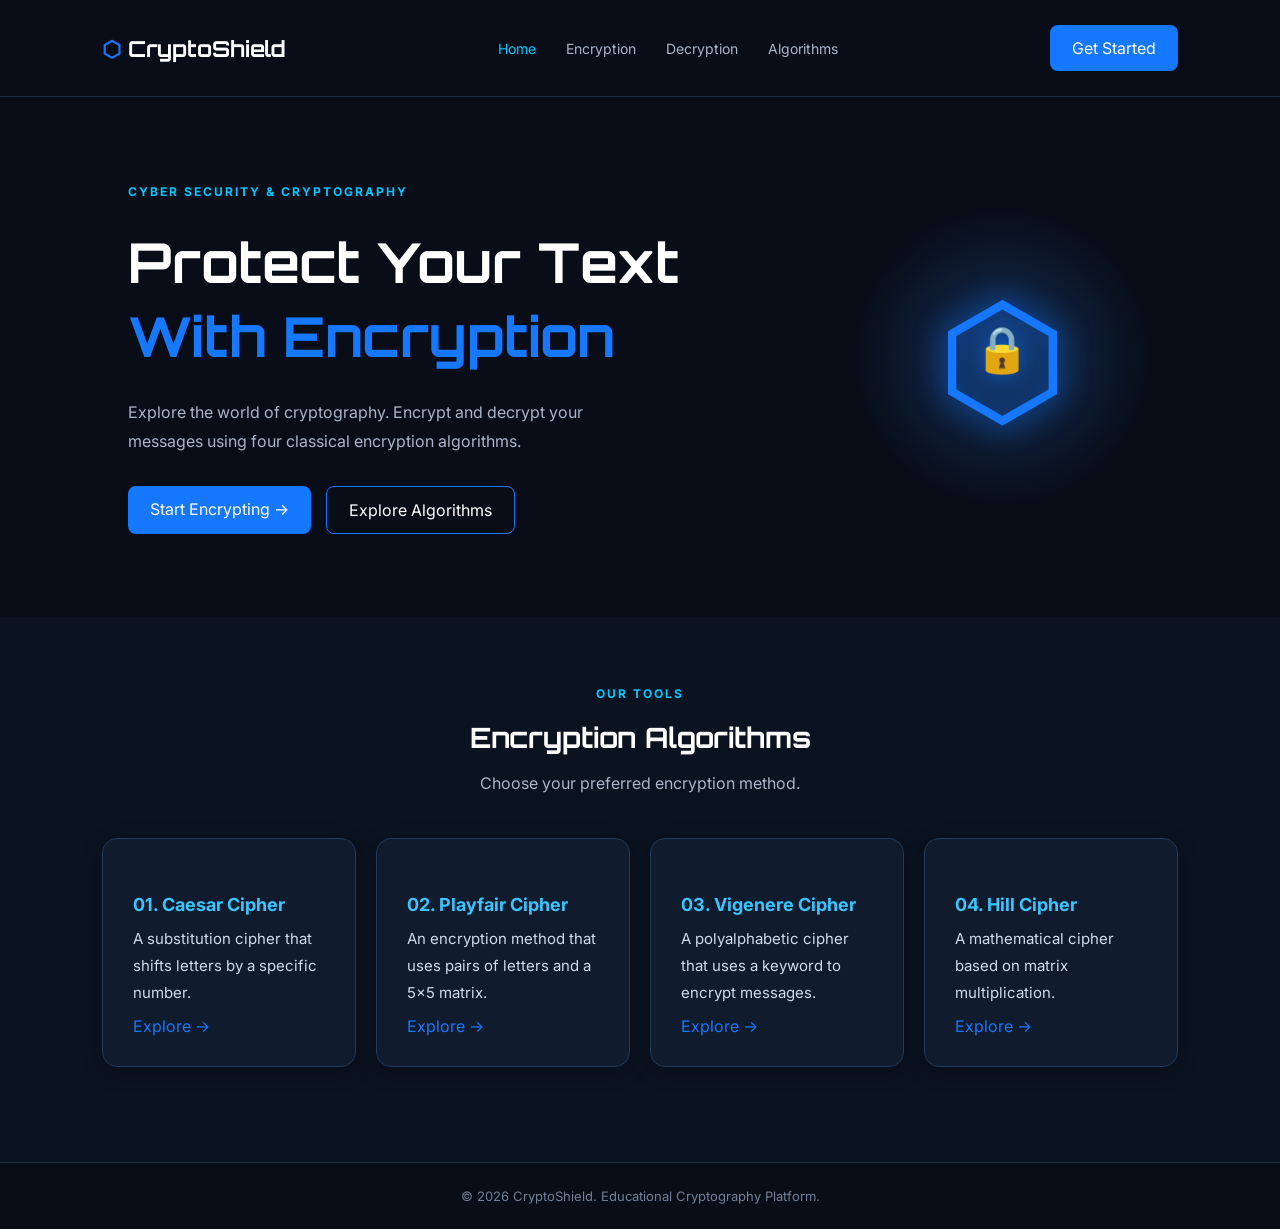
<file: index.html>
<!DOCTYPE html>
<html lang="en">
<head>
    <meta charset="UTF-8">
    <meta name="viewport" content="width=device-width, initial-scale=1.0">

    <title>CryptoShield | Text Encryption</title>

    <link rel="stylesheet" href="style.css">

    <link href="https://fonts.googleapis.com/css2?family=Inter:wght@400;500;600;700&family=Orbitron:wght@500;600;700&display=swap" rel="stylesheet">
</head>

<body>

    
    <nav class="navbar">
        <a href="index.html" class="logo">
            <span>⬡</span> CryptoShield
        </a>

        <div class="nav-links">
            <a href="index.html" class="active">Home</a>
            <a href="encryption.html">Encryption</a>
            <a href="decryption.html">Decryption</a>
            <a href="algorithms.html">Algorithms</a>
        </div>

        <a href="encryption.html" class="nav-button">
            Get Started
        </a>
    </nav>


    
    <section class="hero">

        <div class="hero-content">

            <span class="tag">
                CYBER SECURITY & CRYPTOGRAPHY
            </span>

            <h1>
                Protect Your Text
                <span>With Encryption</span>
            </h1>

            <p>
                Explore the world of cryptography.
                Encrypt and decrypt your messages using
                four classical encryption algorithms.
            </p>

            <div class="hero-buttons">

                <a href="encryption.html" class="primary-btn">
                    Start Encrypting →
                </a>

                <a href="algorithms.html" class="secondary-btn">
                    Explore Algorithms
                </a>

            </div>

        </div>

        <div class="hero-icon">
            <div class="shield">
                ⬡
                <span>🔒</span>
            </div>
        </div>

    </section>


    
    <section class="algorithms-section">

        <div class="section-heading">
            <span class="tag">OUR TOOLS</span>
            <h2>Encryption Algorithms</h2>
            <p>Choose your preferred encryption method.</p>
        </div>

        <div class="cards">

            <div class="algorithm-card">
                <h3>01. Caesar Cipher</h3>
                <p>A substitution cipher that shifts letters
                   by a specific number.</p>
                <a href="encryption.html">Explore →</a>
            </div>

            <div class="algorithm-card">
                <h3>02. Playfair Cipher</h3>
                <p>An encryption method that uses pairs
                   of letters and a 5×5 matrix.</p>
                <a href="encryption.html">Explore →</a>
            </div>

            <div class="algorithm-card">
                <h3>03. Vigenere Cipher</h3>
                <p>A polyalphabetic cipher that uses
                   a keyword to encrypt messages.</p>
                <a href="encryption.html">Explore →</a>
            </div>

            <div class="algorithm-card">
                <h3>04. Hill Cipher</h3>
                <p>A mathematical cipher based on
                   matrix multiplication.</p>
                <a href="encryption.html">Explore →</a>
            </div>

        </div>

    </section>


    
    <footer>
        <p>© 2026 CryptoShield. Educational Cryptography Platform.</p>
    </footer>

    <script src="main.js"></script>

</body>
</html>
</file>
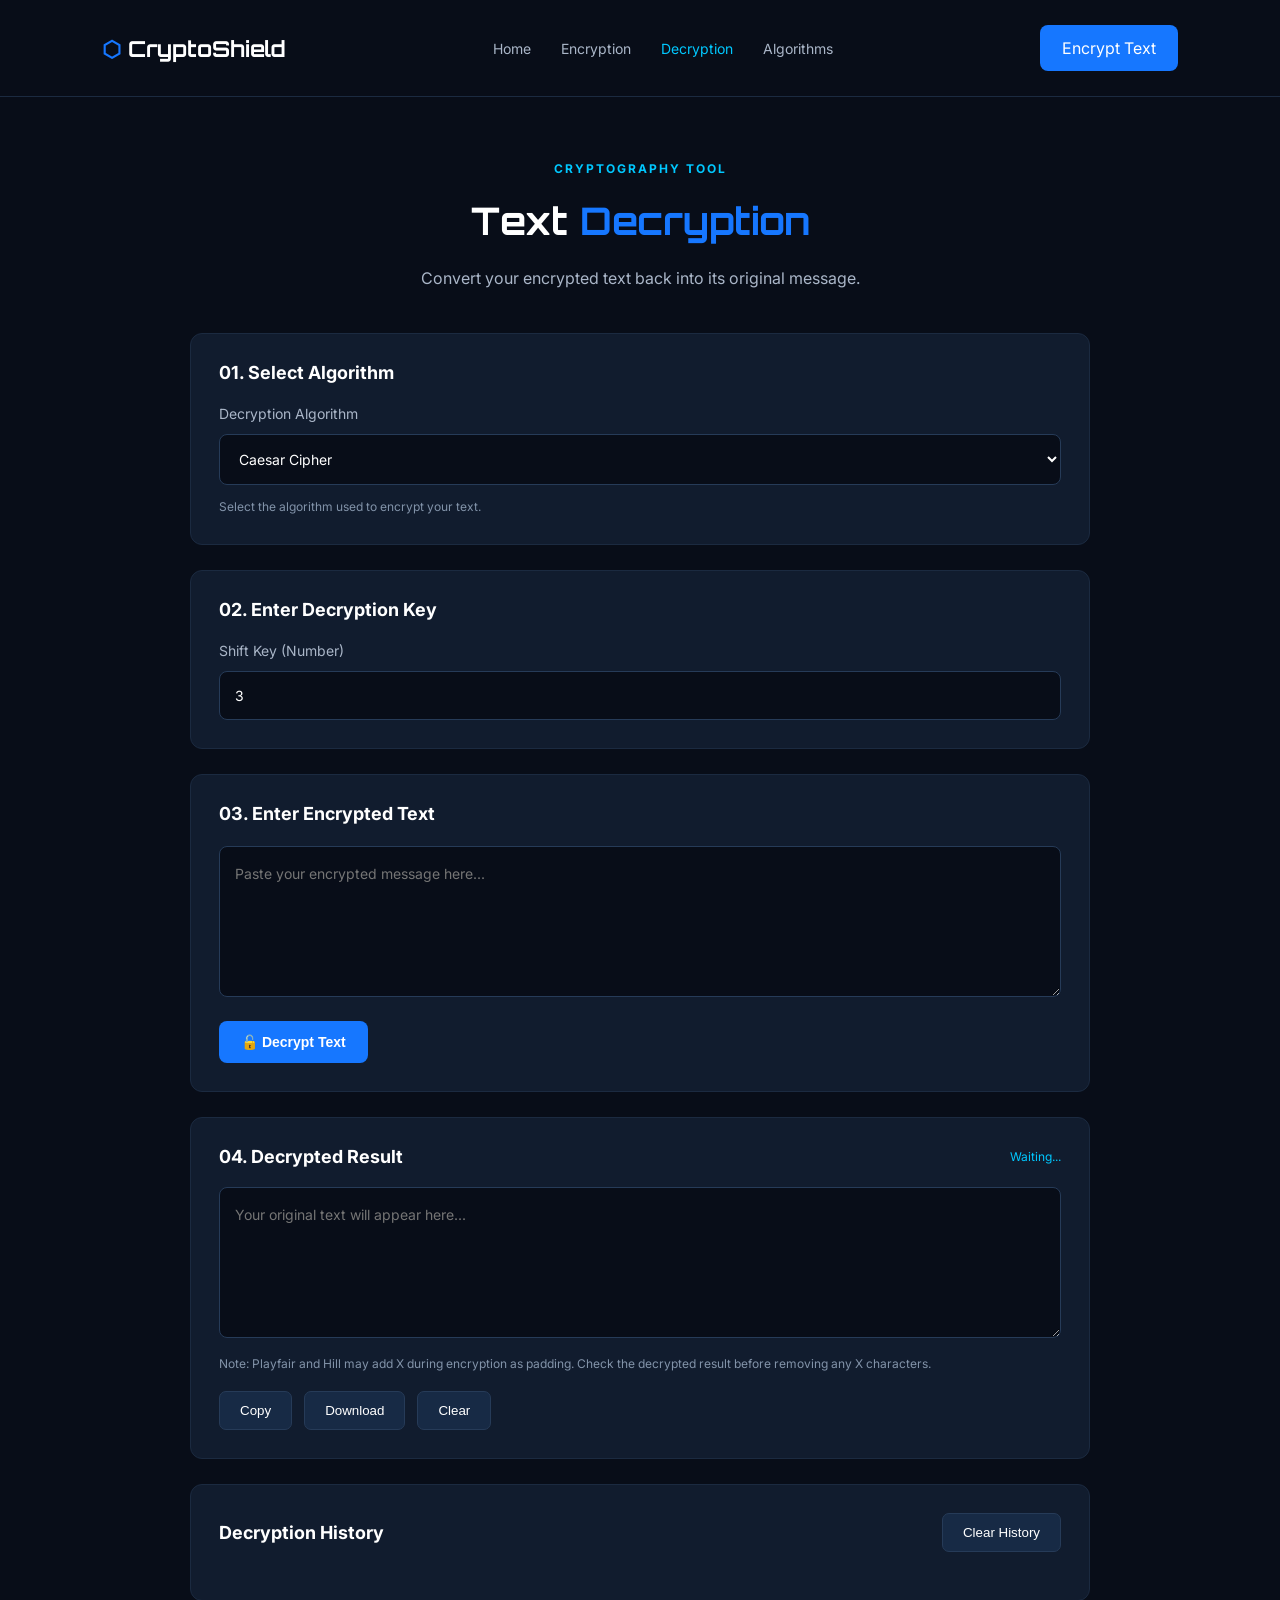
<file: decryption.html>
<!DOCTYPE html>
<html lang="en">
<head>
    <meta charset="UTF-8">
    <meta name="viewport" content="width=device-width, initial-scale=1.0">

    <title>Decryption | CryptoShield</title>

    <link rel="stylesheet" href="style.css">

    <link href="https://fonts.googleapis.com/css2?family=Inter:wght@400;500;600;700&family=Orbitron:wght@500;600;700&display=swap" rel="stylesheet">
</head>

<body>

    <nav class="navbar">

        <a href="index.html" class="logo">
            <span>⬡</span> CryptoShield
        </a>

        <div class="nav-links">
            <a href="index.html">Home</a>
            <a href="encryption.html">Encryption</a>
            <a href="decryption.html" class="active">Decryption</a>
            <a href="algorithms.html">Algorithms</a>
        </div>

        <a href="encryption.html" class="nav-button">
            Encrypt Text
        </a>

    </nav>
    <main class="crypto-container">

        <div class="crypto-heading">

            <span class="tag">CRYPTOGRAPHY TOOL</span>

            <h1>Text <span>Decryption</span></h1>

            <p>
                Convert your encrypted text back
                into its original message.
            </p>

        </div>

        <section class="crypto-card">

            <h2>01. Select Algorithm</h2>

            <label for="algorithm">Decryption Algorithm</label>

            <select id="algorithm">

                <option value="caesar">Caesar Cipher</option>
                <option value="playfair">Playfair Cipher</option>
                <option value="vigenere">Vigenere Cipher</option>
                <option value="hill">Hill Cipher</option>

            </select>

            <p id="algorithm-info" class="helper">
                Select the algorithm used to encrypt your text.
            </p>

        </section>

        <section class="crypto-card">

            <h2>02. Enter Decryption Key</h2>

            <div class="key-group" id="caesar-key">

                <label for="caesarValue">Shift Key (Number)</label>

                <input type="number"
                       id="caesarValue"
                       value="3"
                       min="0"
                       max="25">

            </div>

            <div class="key-group" id="playfair-key" hidden>

                <label for="playfairValue">Keyword</label>

                <input type="text"
                       id="playfairValue"
                       placeholder="Enter keyword">

            </div>

            <div class="key-group" id="vigenere-key" hidden>

                <label for="vigenereValue">Keyword</label>

                <input type="text"
                       id="vigenereValue"
                       placeholder="Enter keyword">

            </div>

            <div class="key-group" id="hill-key" hidden>

                <label>Hill Matrix (2 × 2)</label>

                <div class="hill-grid">

                    <input type="number" id="hillA" value="3">
                    <input type="number" id="hillB" value="3">
                    <input type="number" id="hillC" value="2">
                    <input type="number" id="hillD" value="5">

                </div>

                <p class="helper">
                    Enter the same matrix used during encryption.
                </p>

            </div>

        </section>
        <section class="crypto-card">

            <h2>03. Enter Encrypted Text</h2>

            <textarea
                id="cipherText"
                rows="5"
                placeholder="Paste your encrypted message here..."
            ></textarea>

            <button class="primary-btn crypto-btn"
                    id="decryptBtn">

                🔓 Decrypt Text

            </button>

        </section>

        <section class="crypto-card">

            <div class="result-heading">

                <h2>04. Decrypted Result</h2>

                <span class="result-status" id="status">
                    Waiting...
                </span>

            </div>

            <textarea
                id="decryptedText"
                rows="5"
                readonly
                placeholder="Your original text will appear here..."
            ></textarea>

            <p class="helper">
                Note: Playfair and Hill may add X during encryption
                as padding. Check the decrypted result before removing
                any X characters.
            </p>

            <div class="result-buttons">

                <button class="action-btn" id="copyBtn">
                    Copy
                </button>

                <button class="action-btn" id="downloadBtn">
                    Download
                </button>

                <button class="action-btn danger-btn" id="clearBtn">
                    Clear
                </button>

            </div>

        </section>
        <section class="crypto-card">

            <div class="result-heading">

                <h2>Decryption History</h2>

                <button class="action-btn danger-btn"
                        id="clearHistoryBtn">

                    Clear History

                </button>

            </div>

            <div id="historyList">

                <p class="helper">
                    No decryption history yet.
                </p>

            </div>

        </section>

    </main>

    <script src="decryption.js"></script>

</body>
</html>
</file>
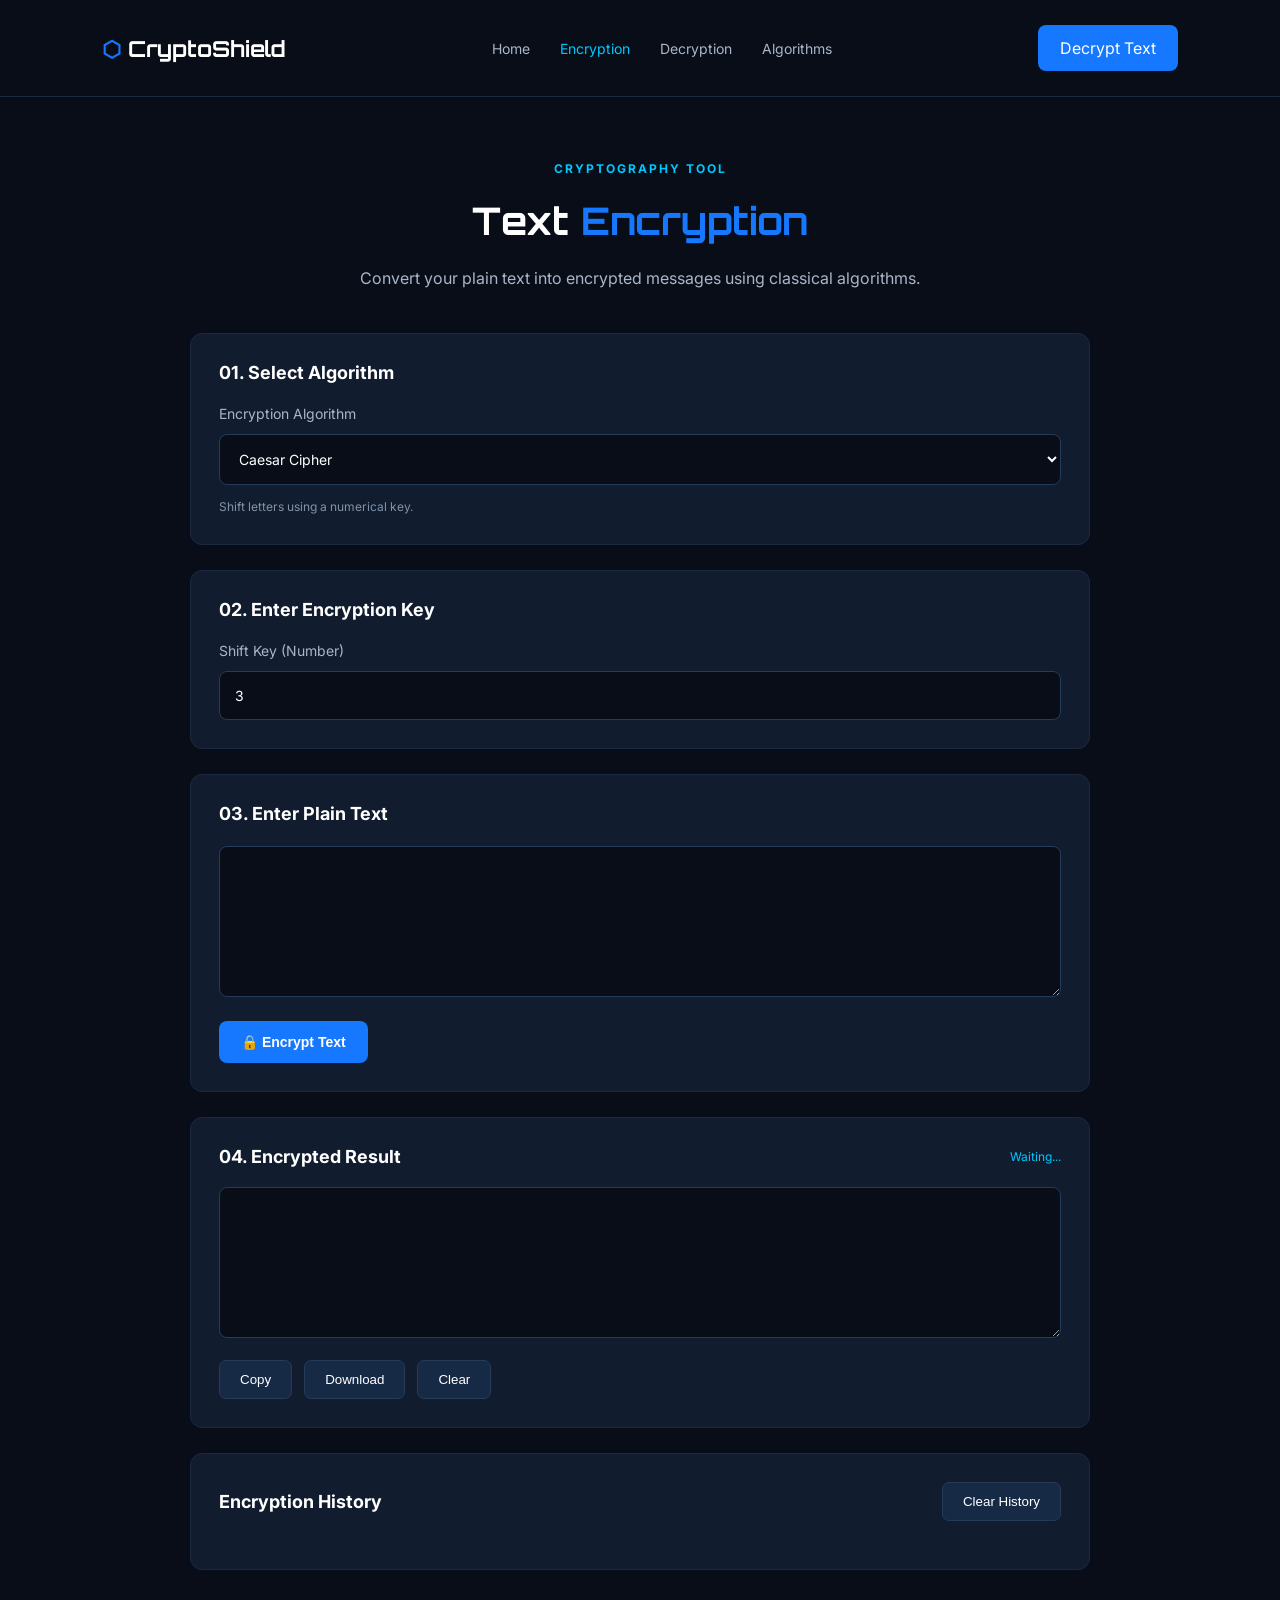
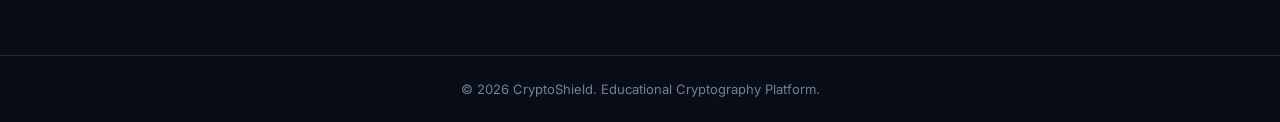
<file: encryption.html>
<!DOCTYPE html>
<html lang="en">
<head>
    <meta charset="UTF-8">
    <meta name="viewport" content="width=device-width, initial-scale=1.0">

    <title>Encryption | CryptoShield</title>

    <link rel="stylesheet" href="style.css">

    <link href="https://fonts.googleapis.com/css2?family=Inter:wght@400;500;600;700&family=Orbitron:wght@500;600;700&display=swap" rel="stylesheet">
</head>

<body>

    
    <nav class="navbar">
        <a href="index.html" class="logo">
            <span>⬡</span> CryptoShield
        </a>

        <div class="nav-links">
            <a href="index.html">Home</a>
            <a href="encryption.html" class="active">Encryption</a>
            <a href="decryption.html">Decryption</a>
            <a href="algorithms.html">Algorithms</a>
        </div>

        <a href="decryption.html" class="nav-button">
            Decrypt Text
        </a>
    </nav>


    
    <main class="crypto-container">

        <div class="crypto-heading">
            <span class="tag">CRYPTOGRAPHY TOOL</span>

            <h1>Text <span>Encryption</span></h1>

            <p>
                Convert your plain text into encrypted
                messages using classical algorithms.
            </p>
        </div>


        
        <section class="crypto-card">

            <h2>01. Select Algorithm</h2>

            <label for="algorithm">Encryption Algorithm</label>

            <select id="algorithm">
                <option value="caesar">Caesar Cipher</option>
                <option value="playfair">Playfair Cipher</option>
                <option value="vigenere">Vigenere Cipher</option>
                <option value="hill">Hill Cipher</option>
            </select>

            <p id="algorithm-info" class="helper">
                Shift letters using a numerical key.
            </p>

        </section>


        <!-- Key Section -->
        <section class="crypto-card">

            <h2>02. Enter Encryption Key</h2>

            
            <div class="key-group" id="caesar-key">
                <label for="caesarValue">Shift Key (Number)</label>
                <input type="number" id="caesarValue"
                       value="3" min="0" max="25">
            </div>

           
            <div class="key-group" id="playfair-key" hidden>
                <label for="playfairValue">Keyword</label>
                <input type="text" id="playfairValue"
                       placeholder="Enter keyword">
            </div>

            
            <div class="key-group" id="vigenere-key" hidden>
                <label for="vigenereValue">Keyword</label>
                <input type="text" id="vigenereValue"
                       placeholder="Enter keyword">
            </div>

           
            <div class="key-group" id="hill-key" hidden>

                <label>Hill Matrix (2 × 2)</label>

                <div class="hill-grid">
                    <input type="number" id="hillA" value="3">
                    <input type="number" id="hillB" value="3">
                    <input type="number" id="hillC" value="2">
                    <input type="number" id="hillD" value="5">
                </div>

                <p class="helper">
                    Enter four numbers between 0 and 25.
                </p>

            </div>

        </section>


        <!-- Text Input -->
        <section class="crypto-card">

            <h2>03. Enter Plain Text</h2>

            <textarea
                id="plainText"
                rows="5"
                placeholder="Type your message here...">
            </textarea>

            <button class="primary-btn crypto-btn"
                    id="encryptBtn">
                🔒 Encrypt Text
            </button>

        </section>


       
        <section class="crypto-card">

            <div class="result-heading">
                <h2>04. Encrypted Result</h2>
                <span class="result-status" id="status">
                    Waiting...
                </span>
            </div>

            <textarea
                id="encryptedText"
                rows="5"
                readonly
                placeholder="Your encrypted text will appear here...">
            </textarea>

            <div class="result-buttons">

                <button class="action-btn" id="copyBtn">
                    Copy
                </button>

                <button class="action-btn" id="downloadBtn">
                    Download
                </button>

                <button class="action-btn danger-btn" id="clearBtn">
                    Clear
                </button>

            </div>

        </section>


        <section class="crypto-card">

            <div class="result-heading">
                <h2>Encryption History</h2>
                <button class="action-btn danger-btn"
                         id="clearHistoryBtn">Clear History</button>
            </div>
            <div id="historyList">
                <p class="helper">No encryption history yet.</p>
            </div>

        </section>

    </main>


    <footer>
        <p>© 2026 CryptoShield. Educational Cryptography Platform.</p>
    </footer>


    <script src="encryption.js"></script>

</body>
</html>
</file>
<file: style.css>
* {
    margin: 0;
    padding: 0;
    box-sizing: border-box;
}

body {
    background: #080D18;
    color: #FFFFFF;
    font-family: 'Inter', sans-serif;
}

/* Navbar */

.navbar {
    display: flex;
    justify-content: space-between;
    align-items: center;
    padding: 25px 8%;
    border-bottom: 1px solid #1B2A40;
}

.logo {
    font-family: 'Orbitron', sans-serif;
    font-size: 22px;
    font-weight: 700;
    color: white;
    text-decoration: none;
}

.logo span {
    color: #1677FF;
}

.nav-links {
    display: flex;
    gap: 30px;
}

.nav-links a {
    color: #AAB6C8;
    text-decoration: none;
    font-size: 14px;
    transition: 0.3s;
}

.nav-links a:hover,
.nav-links .active {
    color: #00C8FF;
}

.nav-button,
.primary-btn {
    background: #1677FF;
    color: white;
    padding: 13px 22px;
    border-radius: 8px;
    text-decoration: none;
    transition: 0.3s;
}

.nav-button:hover,
.primary-btn:hover {
    background: #00C8FF;
    color: #080D18;
}

/* Hero */

.hero {
    min-height: 520px;
    display: flex;
    align-items: center;
    justify-content: space-between;
    padding: 80px 10%;
    gap: 40px;
}

.hero-content {
    max-width: 600px;
}

.tag {
    color: #00C8FF;
    font-size: 12px;
    letter-spacing: 2px;
    font-weight: 700;
}

.hero h1 {
    font-family: 'Orbitron', sans-serif;
    font-size: clamp(32px, 5vw, 55px);
    line-height: 1.35;
    margin: 25px 0;
}

.hero h1 span {
    display: block;
    color: #1677FF;
}

.hero p {
    color: #AAB6C8;
    line-height: 1.8;
    max-width: 480px;
    margin-bottom: 30px;
}

.hero-buttons {
    display: flex;
    gap: 15px;
    flex-wrap: wrap;
}

.secondary-btn {
    border: 1px solid #1677FF;
    color: white;
    padding: 13px 22px;
    border-radius: 8px;
    text-decoration: none;
}

.secondary-btn:hover {
    background: #111C2E;
}

.hero-icon {
    display: flex;
    justify-content: center;
    align-items: center;
    width: 300px;
    height: 300px;
    border-radius: 50%;
    background: radial-gradient(circle, #142F58, #080D18 70%);
}

.shield {
    font-size: 150px;
    color: #1677FF;
    position: relative;
    text-shadow: 0 0 30px #1677FF;
}

.shield span {
    position: absolute;
    font-size: 45px;
    top: 45%;
    left: 50%;
    transform: translate(-50%, -50%);
}

/* Algorithms */

.algorithms-section {
    padding: 65px 8%;
    background: #0B1220;
}

.section-heading {
    text-align: center;
    margin-bottom: 45px;
}

.section-heading h2 {
    font-family: 'Orbitron', sans-serif;
    margin: 18px 0;
    font-size: 28px;
}

.section-heading p {
    color: #AAB6C8;
}

.cards {
    display: grid;
    grid-template-columns: repeat(4, 1fr);
    gap: 20px;
}

.algorithm-card {
    background: #111C2E;
    padding: 25px;
    border: 1px solid #1B2A40;
    border-radius: 12px;
    transition: 0.3s;
}

.algorithm-card:hover {
    border-color: #1677FF;
    transform: translateY(-6px);
    box-shadow: 0 0 20px #1677FF22;
}

.algorithm-card h3 {
    color: #00C8FF;
    font-size: 16px;
    margin-bottom: 15px;
}

.algorithm-card p {
    color: #AAB6C8;
    font-size: 13px;
    line-height: 1.7;
    margin-bottom: 20px;
}

.algorithm-card a {
    color: #1677FF;
    text-decoration: none;
}

/* Footer */

footer {
    text-align: center;
    padding: 25px;
    color: #718096;
    font-size: 13px;
    border-top: 1px solid #1B2A40;
}

/* Responsive */

@media (max-width: 900px) {
    .cards {
        grid-template-columns: repeat(2, 1fr);
    }

    .hero-icon {
        width: 220px;
        height: 220px;
    }
}

@media (max-width: 650px) {
    .navbar {
        flex-wrap: wrap;
        gap: 20px;
    }

    .nav-links {
        order: 3;
        width: 100%;
        justify-content: center;
        flex-wrap: wrap;
        gap: 15px;
    }

    .nav-button {
        font-size: 12px;
    }

    .hero {
        flex-direction: column;
        text-align: center;
        padding: 60px 7%;
    }

    .hero p {
        margin-left: auto;
        margin-right: auto;
    }

    .hero-buttons {
        justify-content: center;
    }

    .hero-icon {
        width: 180px;
        height: 180px;
    }

    .shield {
        font-size: 100px;
    }

    .cards {
        grid-template-columns: 1fr;
    }
}
/* Encryption Page */

.crypto-container {
    max-width: 950px;
    margin: auto;
    padding: 60px 25px;
}

.crypto-heading {
    text-align: center;
    margin-bottom: 40px;
}

.crypto-heading h1 {
    font-family: 'Orbitron', sans-serif;
    font-size: 38px;
    margin: 20px 0;
}

.crypto-heading h1 span {
    color: #1677FF;
}

.crypto-heading p {
    color: #AAB6C8;
    line-height: 1.8;
}

.crypto-card {
    background: #111C2E;
    border: 1px solid #1B2A40;
    border-radius: 12px;
    padding: 28px;
    margin-bottom: 25px;
}

.crypto-card h2 {
    font-size: 18px;
    margin-bottom: 22px;
}

.crypto-card label {
    display: block;
    color: #AAB6C8;
    font-size: 14px;
    margin-bottom: 12px;
}

.crypto-card input,
.crypto-card select,
.crypto-card textarea {
    width: 100%;
    background: #080D18;
    border: 1px solid #263B58;
    color: white;
    padding: 15px;
    border-radius: 8px;
    outline: none;
    font-family: 'Inter', sans-serif;
    font-size: 14px;
}

.crypto-card input:focus,
.crypto-card select:focus,
.crypto-card textarea:focus {
    border-color: #1677FF;
    box-shadow: 0 0 8px #1677FF33;
}

.crypto-card textarea {
    resize: vertical;
    line-height: 1.7;
}

.crypto-card select {
    cursor: pointer;
}

.crypto-card select option {
    background: #111C2E;
}

.helper {
    color: #8293A9;
    font-size: 12px;
    margin-top: 12px;
    line-height: 1.6;
}

.key-group {
    margin-top: 15px;
}

.crypto-btn {
    border: none;
    cursor: pointer;
    font-size: 14px;
    font-weight: 600;
    margin-top: 20px;
}

.crypto-btn:hover {
    box-shadow: 0 0 15px #1677FF77;
}

.hill-grid {
    display: grid;
    grid-template-columns: repeat(2, 90px);
    gap: 12px;
}

.hill-grid input {
    text-align: center;
}

.result-heading {
    display: flex;
    justify-content: space-between;
    align-items: center;
    gap: 12px;
    margin-bottom: 20px;
    flex-wrap: wrap;
}

.result-heading h2 {
    margin-bottom: 0;
}

.result-status {
    color: #00C8FF;
    font-size: 12px;
}

.result-buttons {
    display: flex;
    gap: 12px;
    margin-top: 18px;
    flex-wrap: wrap;
}

.action-btn {
    background: #172A45;
    color: white;
    border: 1px solid #263B58;
    padding: 11px 20px;
    border-radius: 7px;
    cursor: pointer;
    transition: 0.3s;
}

.action-btn:hover {
    background: #1677FF;
}

.danger-btn:hover {
    background: #D93645;
}

.history-item {
    padding: 15px;
    border-bottom: 1px solid #263B58;
    display: flex;
    justify-content: space-between;
    gap: 15px;
    flex-wrap: wrap;
}

.history-item p {
    color: #AAB6C8;
    font-size: 13px;
    margin-top: 6px;
    word-break: break-word;
}

.history-item strong {
    color: #00C8FF;
    font-size: 13px;
}

@media (max-width: 600px) {
    .crypto-container {
        padding: 40px 15px;
    }

    .crypto-heading h1 {
        font-size: 29px;
    }

    .crypto-card {
        padding: 20px;
    }

    .hill-grid {
        grid-template-columns: repeat(2, 1fr);
    }
}
/* ============================= */
/* Algorithms Page */
/* ============================= */

.algorithms-container {
    width: 90%;
    max-width: 1100px;
    margin: 60px auto;
}

/* Page Heading */

.algorithms-heading {
    text-align: center;
    margin-bottom: 50px;
}

.algorithms-heading h1 {
    font-size: 38px;
    color: #00bfff;
    margin-bottom: 15px;
}

.algorithms-heading p {
    color: #b8c7d9;
    font-size: 16px;
    line-height: 1.7;
}

/* Algorithm Cards */

.algorithm-card {
    background: #101b2d;
    border: 1px solid #1d3b5c;
    border-radius: 15px;
    padding: 30px;
    margin-bottom: 30px;
    box-shadow: 0 5px 20px rgba(0, 0, 0, 0.25);
    transition: 0.3s ease;
}

.algorithm-card:hover {
    transform: translateY(-5px);
    border-color: #00bfff;
    box-shadow: 0 8px 25px rgba(0, 191, 255, 0.12);
}

/* Card Titles */

.algorithm-card h2 {
    color: #00bfff;
    font-size: 25px;
    margin-bottom: 20px;
    border-bottom: 1px solid #254765;
    padding-bottom: 12px;
}

.algorithm-card h3 {
    color: #39c5ff;
    font-size: 18px;
    margin-top: 25px;
    margin-bottom: 10px;
}

/* Card Text */

.algorithm-card p {
    color: #d0dbea;
    font-size: 15px;
    line-height: 1.8;
    margin-bottom: 10px;
}
/* Lists */

.algorithm-card ul {
    padding-left: 25px;
    margin: 15px 0;
}

.algorithm-card li {
    color: #d0dbea;
    line-height: 1.9;
    margin-bottom: 8px;
}

/* Examples */

.algorithm-example {
    background: #081321;
    border-left: 4px solid #00bfff;
    border-radius: 8px;
    padding: 18px 20px;
    margin-top: 15px;
}

.algorithm-example p {
    color: #ffffff;
    font-family: monospace;
    font-size: 15px;
    margin-bottom: 8px;
}

/* Footer */

.footer {
    text-align: center;
    padding: 25px;
    margin-top: 50px;
    background: #081321;
    color: #b8c7d9;
    border-top: 1px solid #1d3b5c;
}

/* Responsive Design */

@media (max-width: 768px) {

    .algorithms-container {
        width: 92%;
        margin: 35px auto;
    }

    .algorithms-heading h1 {
        font-size: 28px;
    }

    .algorithm-card {
        padding: 20px;
    }

    .algorithm-card h2 {
        font-size: 21px;
    }

    .algorithm-card h3 {
        font-size: 17px;
    }

    .algorithm-card p,
    .algorithm-card li {
        font-size: 14px;
    }
}
</file>
